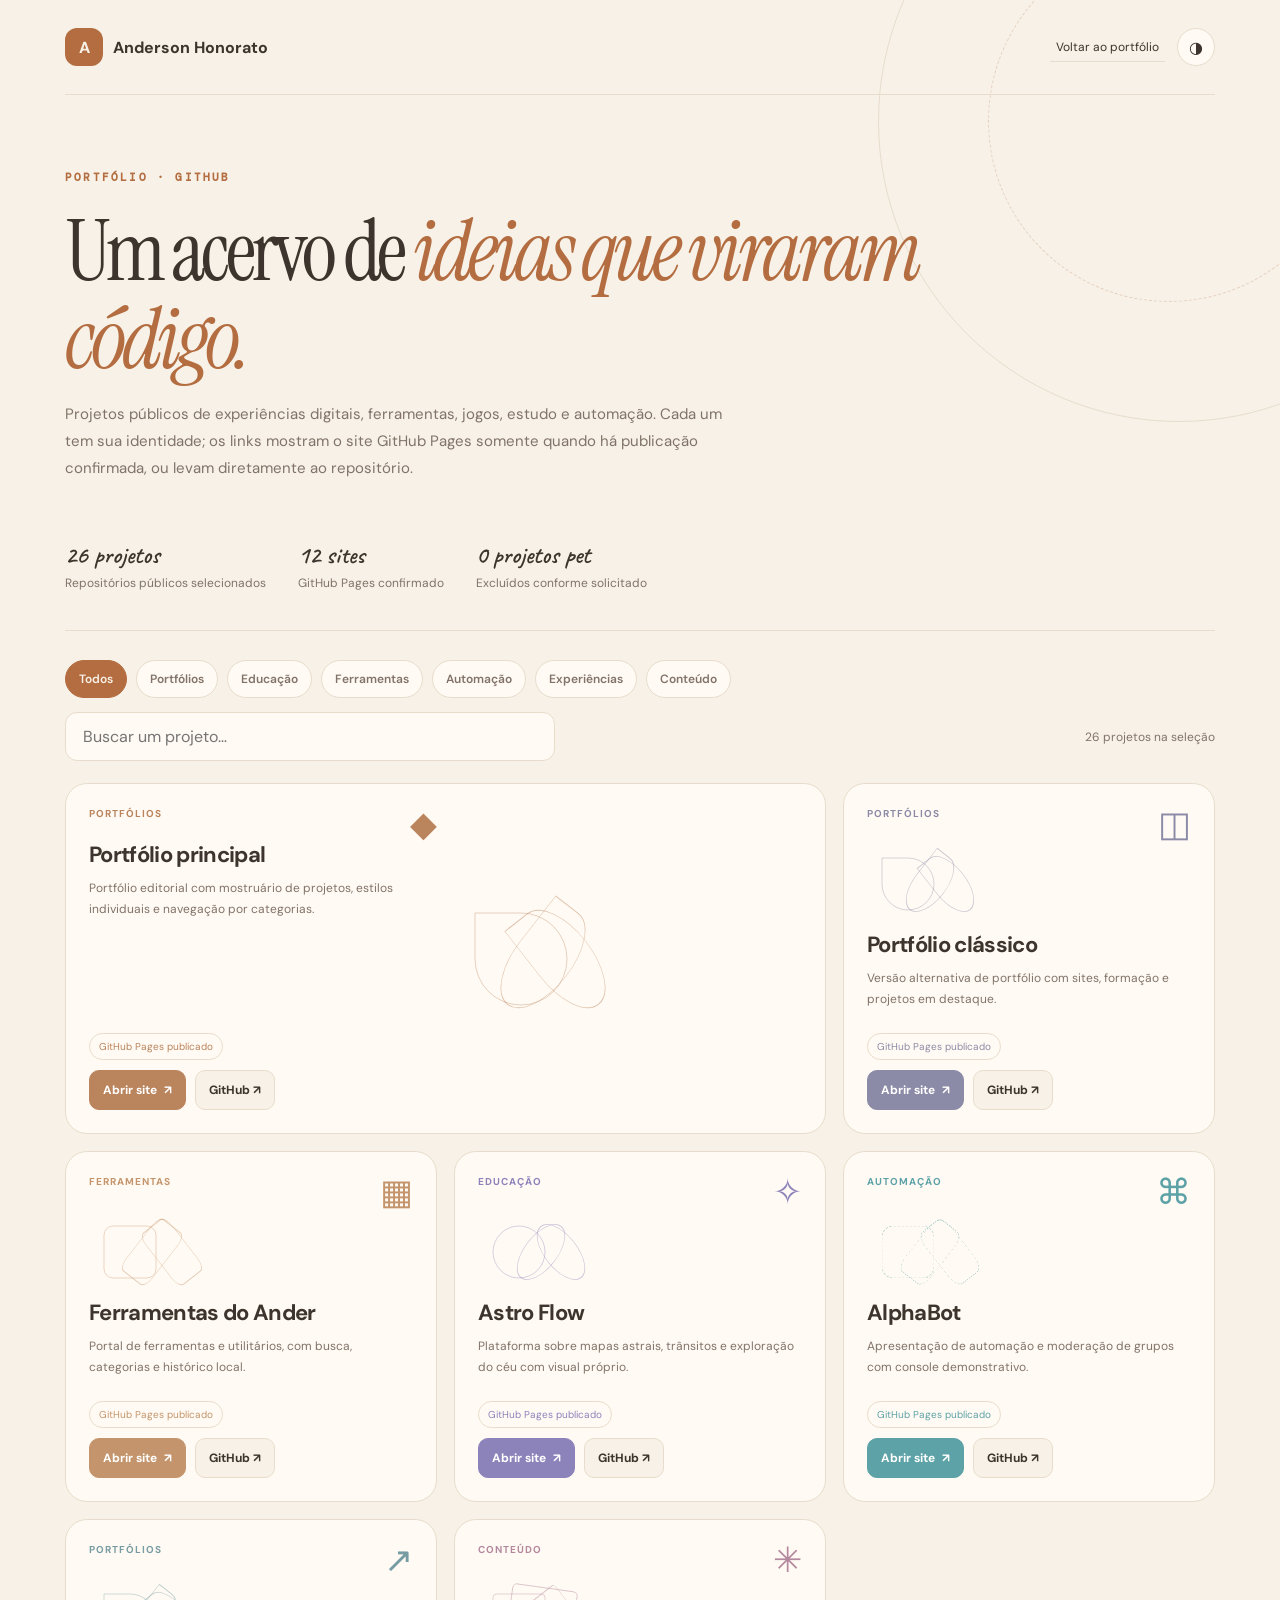
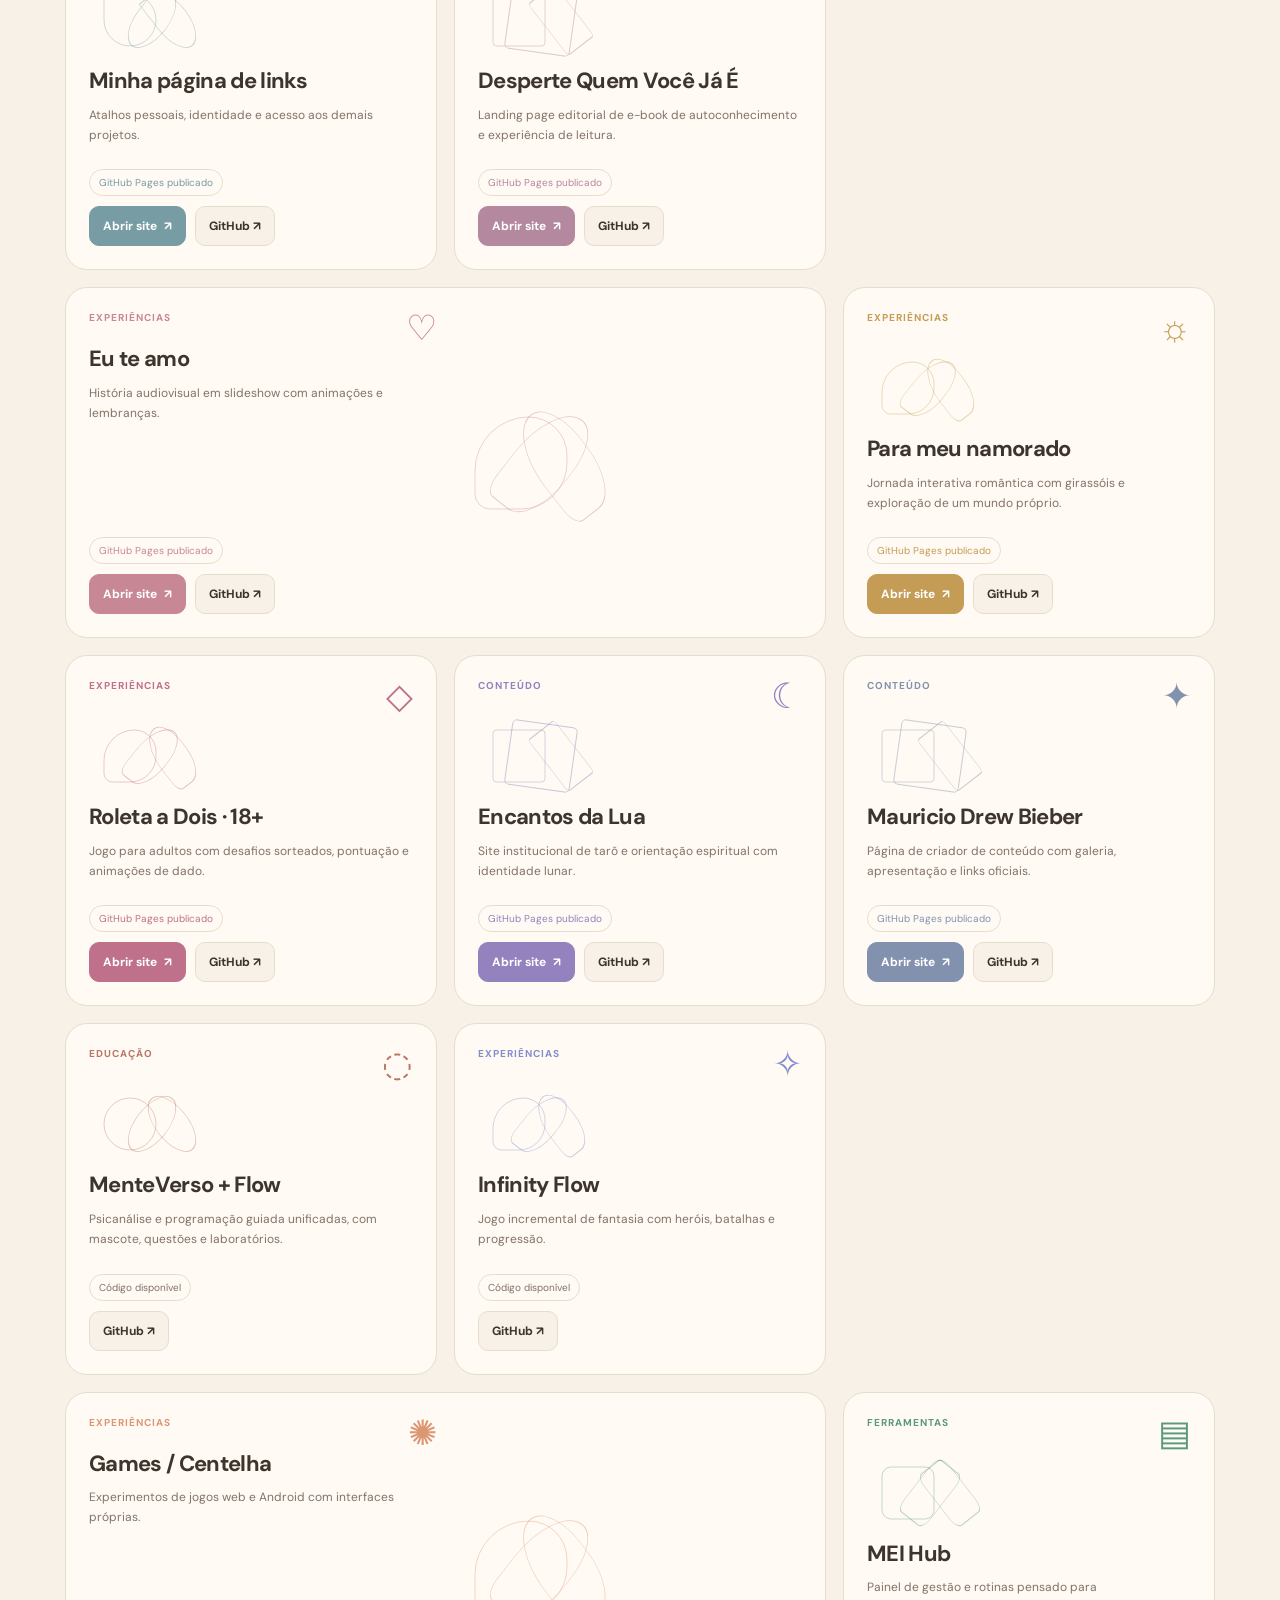
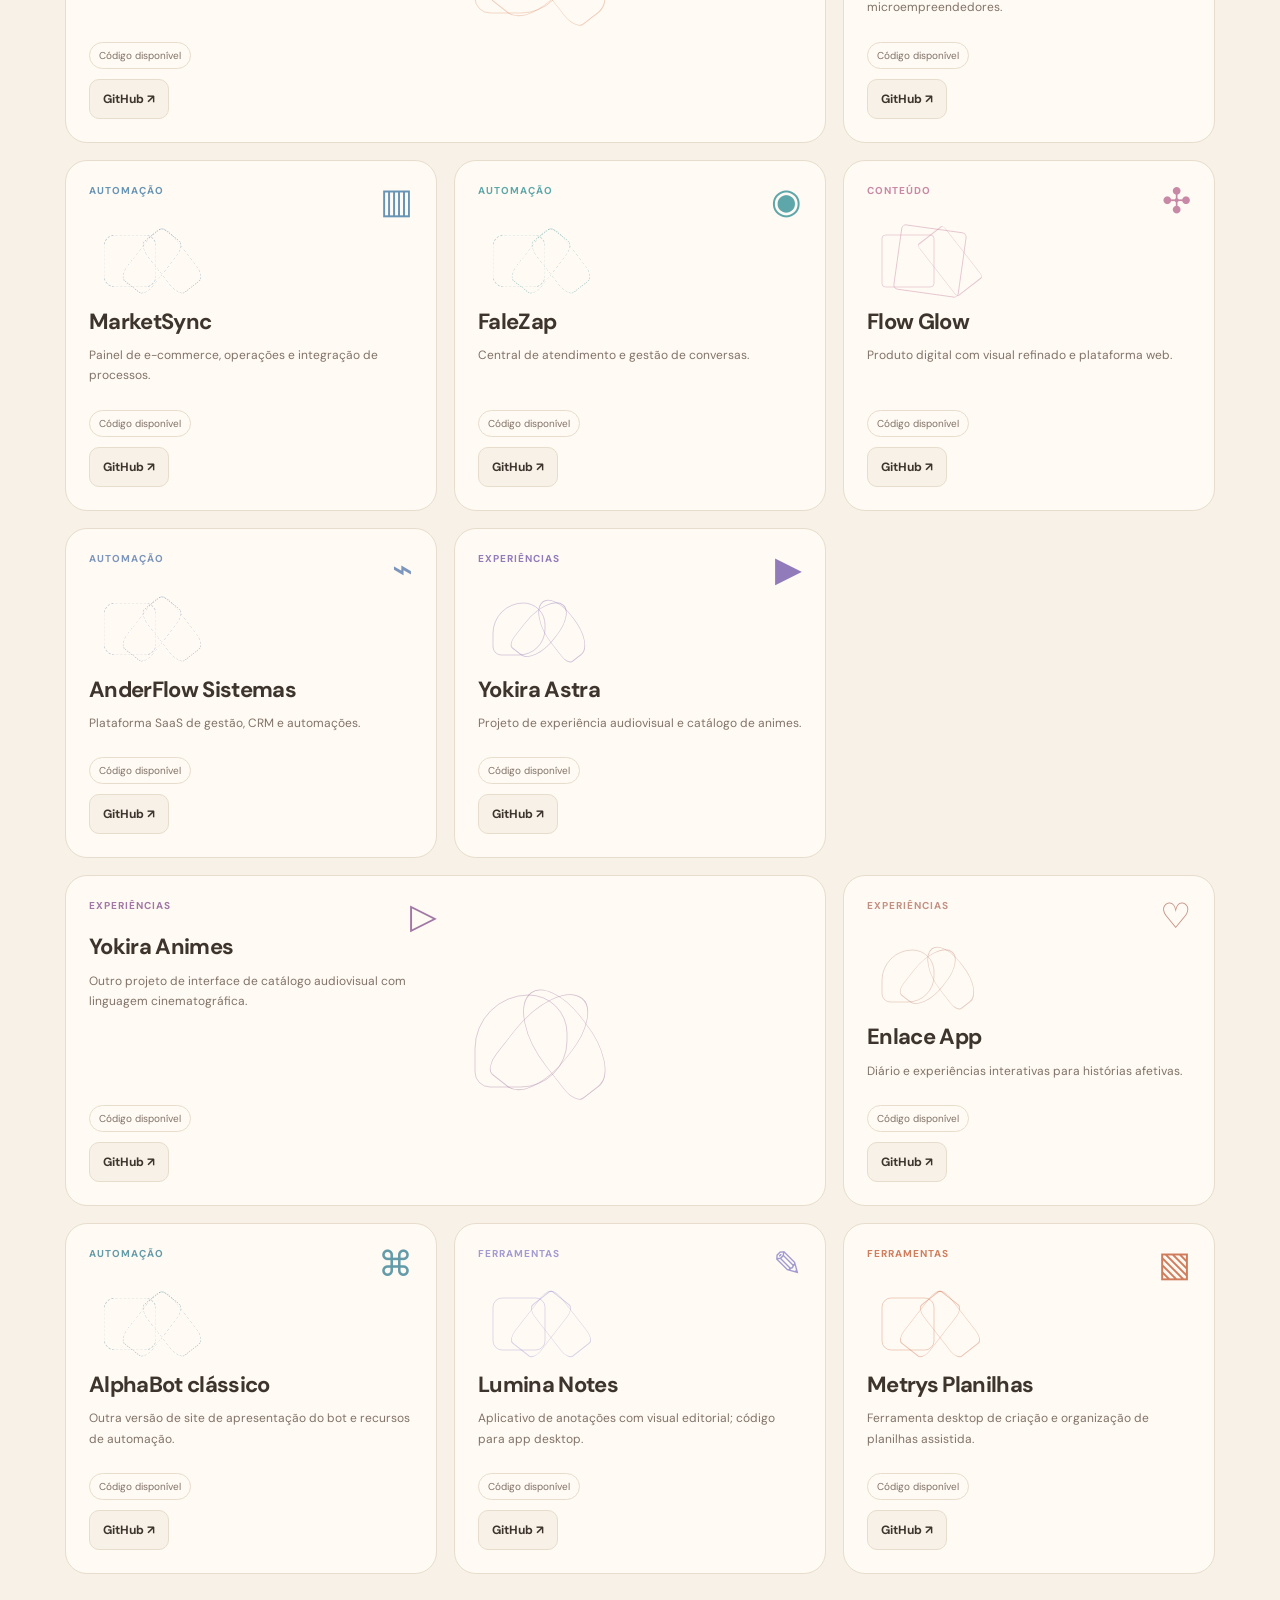
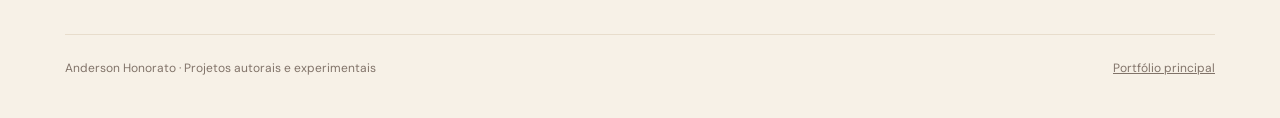
<file: projetos-git.html>
<!doctype html>
<html lang="pt-BR" data-tema="claro">
<head><meta charset="utf-8"><meta name="viewport" content="width=device-width,initial-scale=1"><meta name="theme-color" content="#f7f1e7">
<meta name="description" content="Catálogo dos projetos públicos de Anderson Honorato no GitHub, com links verificados para GitHub Pages quando disponíveis.">
<title>Todos os projetos · Anderson Honorato</title>
<link rel="preconnect" href="https://fonts.googleapis.com"><link rel="preconnect" href="https://fonts.gstatic.com" crossorigin>
<link href="https://fonts.googleapis.com/css2?family=DM+Sans:wght@400;500;600;700&family=DM+Mono:wght@400;500&family=Instrument+Serif:ital@0;1&family=Caveat:wght@600;700&display=swap" rel="stylesheet">
<style>:root{font-family:'DM Sans',Arial,sans-serif;--papel:#f7f1e7;--superficie:#fffaf3;--texto:#3c342d;--muted:#817369;--linha:#e8ddcc;--destaque:#b36d40;--sombra:0 15px 40px rgba(86,49,33,.08)}
html[data-tema="escuro"]{--papel:#272523;--superficie:#342f2b;--texto:#fbf1e6;--muted:#c9b9aa;--linha:#574c42;--destaque:#e6a47b;--sombra:0 15px 38px #0003}
*{box-sizing:border-box}html{scroll-behavior:smooth}body{margin:0;background:var(--papel);color:var(--texto)}button,input{font:inherit}button{cursor:pointer}a{color:inherit}a:focus-visible,button:focus-visible,input:focus-visible{outline:3px solid var(--destaque);outline-offset:3px}
.fundo{min-height:100vh;position:relative;overflow:hidden}.fundo::before{content:'';position:absolute;top:-180px;right:-200px;width:600px;height:600px;border:1px solid var(--linha);border-radius:50%;pointer-events:none}.fundo::after{content:'';position:absolute;top:-60px;right:-70px;width:360px;height:360px;border:1px dashed var(--destaque);border-radius:50%;opacity:.25;pointer-events:none}
.conteudo{width:min(1150px,calc(100% - 40px));margin:auto;position:relative;z-index:1}.cabecalho{display:flex;justify-content:space-between;align-items:center;gap:15px;padding:28px 0;border-bottom:1px solid var(--linha)}.marca{text-decoration:none;font-weight:700;display:flex;gap:10px;align-items:center;font-size:16px}.marca span{display:grid;place-items:center;width:38px;height:38px;border-radius:12px;background:var(--destaque);color:var(--papel)}.cabecalho-acoes{display:flex;gap:12px;align-items:center}.link-voltar{font-size:12px;text-decoration:none;border-bottom:1px solid var(--linha);padding:6px}.trocar-tema{border:1px solid var(--linha);border-radius:50%;background:var(--superficie);color:var(--texto);height:38px;width:38px}
.hero{padding:70px 0 36px;max-width:880px}.sobretitulo{color:var(--destaque);font:600 11px 'DM Mono',monospace;letter-spacing:.2em;text-transform:uppercase}.hero h1{font-size:clamp(43px,7vw,85px);letter-spacing:-.05em;line-height:1.03;font-weight:500;margin:22px 0 18px;font-family:'Instrument Serif',Georgia,serif}.hero h1 em{color:var(--destaque);font-weight:400}.hero p{color:var(--muted);font-size:15px;line-height:1.8;max-width:680px;margin:0}
.resumo{display:flex;gap:32px;flex-wrap:wrap;padding:21px 0 38px;border-bottom:1px solid var(--linha)}.resumo strong{font:600 25px 'Caveat',cursive;display:block}.resumo span{color:var(--muted);font-size:12px}.filtros{display:flex;align-items:center;gap:9px;flex-wrap:wrap;padding:29px 0 14px}.filtros button{padding:10px 13px;border:1px solid var(--linha);border-radius:100px;background:var(--superficie);color:var(--muted);font-size:12px;font-weight:600;transition:transform .2s,background .2s}.filtros button:hover{transform:translateY(-2px)}.filtros button[aria-pressed=true]{background:var(--destaque);color:var(--papel);border-color:var(--destaque)}.ferramentas{display:flex;justify-content:space-between;gap:15px;align-items:center;margin-bottom:22px}.ferramentas label{display:block;flex:1;max-width:490px}.ferramentas input{background:var(--superficie);color:var(--texto);width:100%;border:1px solid var(--linha);padding:13px 17px;border-radius:12px}.contagem{font-size:12px;color:var(--muted);white-space:nowrap}
.grade{display:grid;grid-template-columns:repeat(3,minmax(0,1fr));gap:17px;padding-bottom:60px}.projeto{position:relative;overflow:hidden;display:flex;flex-direction:column;padding:23px;border-radius:22px;background:var(--superficie);border:1px solid var(--linha);min-height:322px;transition:transform .3s,box-shadow .3s}.projeto:hover{transform:translateY(-5px);box-shadow:var(--sombra)}.projeto[hidden]{display:none!important}.topo-card{display:flex;align-items:start;justify-content:space-between;position:relative;z-index:1}.selo-grupo{font-size:10px;color:var(--cor);font-weight:700;text-transform:uppercase;letter-spacing:.1em}.icone-projeto{font:500 35px 'Instrument Serif',Georgia,serif;color:var(--cor);line-height:1}.grafismo{height:64px;margin:10px 0 16px;display:flex;align-items:center;position:relative}.grafismo i{position:absolute;display:block;width:66px;height:66px;border:1px solid var(--cor);border-radius:50%;opacity:.45;transition:transform .5s}.grafismo i:nth-child(1){left:8px;transform:scale(.8)}.grafismo i:nth-child(2){left:30px;transform:rotate(38deg) scaleX(.5)}.grafismo i:nth-child(3){left:50px;transform:rotate(-38deg) scaleX(.5)}.projeto:hover .grafismo i:nth-child(2){transform:rotate(60deg) scaleX(.6)}.projeto:hover .grafismo i:nth-child(3){transform:rotate(-60deg) scaleX(.6)}.grafismo-ferramentas i{border-radius:12px}.grafismo-automacao i{border-style:dashed;border-radius:15px}.grafismo-experiencias i{border-radius:70% 50% 60% 20%}.grafismo-conteudo i{border-radius:5px;transform:rotate(-12deg)}.grafismo-conteudo i:nth-child(2){transform:rotate(8deg)}.grafismo-portfolios i{border-radius:0 50% 50% 50%}
.projeto h2{font-size:22px;letter-spacing:-.03em;line-height:1.15;margin:0 0 11px}.projeto p{font-size:12px;color:var(--muted);line-height:1.7;margin:0 0 24px}.rodape-card{margin-top:auto}.situacao{font-size:10px;display:inline-block;padding:6px 9px;border-radius:20px;color:var(--muted);border:1px solid var(--linha);margin-bottom:10px}.situacao.publicado{color:var(--cor)}.links-card{display:flex;gap:9px;flex-wrap:wrap}.links-card a{font-size:12px;font-weight:700;padding:11px 13px;min-height:38px;text-decoration:none;border-radius:10px;border:1px solid var(--linha);transition:transform .2s;display:inline-flex;align-items:center;justify-content:center;gap:7px}.links-card a:hover{transform:translateY(-2px)}.botao-principal{color:white;background:var(--cor);border-color:var(--cor)!important}.botao-codigo{background:var(--papel);color:var(--texto)}
.rodape{padding:25px 0 42px;display:flex;gap:15px;justify-content:space-between;border-top:1px solid var(--linha);font-size:12px;color:var(--muted)}
@media(min-width:1000px){.projeto:nth-child(7n+1){grid-column:span 2;display:grid;grid-template-columns:1fr 1fr;grid-template-rows:auto auto 1fr auto;gap:0 18px}.projeto:nth-child(7n+1) .topo-card,.projeto:nth-child(7n+1) h2,.projeto:nth-child(7n+1) p,.projeto:nth-child(7n+1) .rodape-card{grid-column:1}.projeto:nth-child(7n+1) .grafismo{grid-column:2;grid-row:1/5;align-self:center;height:145px;margin:0}.projeto:nth-child(7n+1) .grafismo i{width:116px;height:116px}}
@media(max-width:900px){.grade{grid-template-columns:repeat(2,minmax(0,1fr))}}@media(max-width:600px){.conteudo{width:min(100% - 28px,1150px)}.grade{grid-template-columns:1fr}.hero{padding:50px 0 28px}.resumo{gap:18px}.ferramentas{align-items:stretch;flex-direction:column}.cabecalho-acoes{gap:7px}.link-voltar{font-size:11px}.projeto{min-height:290px}}@media(prefers-reduced-motion:reduce){*,*::before,*::after{scroll-behavior:auto!important;transition:none!important}}
</style></head>
<body><div class="fundo"><div class="conteudo">
<header class="cabecalho"><a class="marca" href="./index.html"><span aria-hidden="true">A</span> Anderson Honorato</a><div class="cabecalho-acoes"><a class="link-voltar" href="./index.html#projetos">Voltar ao portfólio</a><button type="button" class="trocar-tema" id="botao-tema" aria-label="Alternar tema claro e escuro" title="Alternar tema">◑</button></div></header>
<main>
<section class="hero"><span class="sobretitulo">Portfólio · GitHub</span><h1>Um acervo de <em>ideias que viraram código.</em></h1><p>Projetos públicos de experiências digitais, ferramentas, jogos, estudo e automação. Cada um tem sua identidade; os links mostram o site GitHub Pages somente quando há publicação confirmada, ou levam diretamente ao repositório.</p></section>
<div class="resumo" aria-label="Resumo do catálogo"><div><strong>26 projetos</strong><span>Repositórios públicos selecionados</span></div><div><strong>12 sites</strong><span>GitHub Pages confirmado</span></div><div><strong>0 projetos pet</strong><span>Excluídos conforme solicitado</span></div></div>
<nav class="filtros" aria-label="Filtrar categorias"><button type="button" data-filtrar="todos" aria-pressed="true">Todos</button><button type="button" data-filtrar="portfolios" aria-pressed="false">Portfólios</button><button type="button" data-filtrar="educacao" aria-pressed="false">Educação</button><button type="button" data-filtrar="ferramentas" aria-pressed="false">Ferramentas</button><button type="button" data-filtrar="automacao" aria-pressed="false">Automação</button><button type="button" data-filtrar="experiencias" aria-pressed="false">Experiências</button><button type="button" data-filtrar="conteudo" aria-pressed="false">Conteúdo</button></nav>
<div class="ferramentas"><label><input type="search" id="buscar-projetos" placeholder="Buscar um projeto…" aria-label="Buscar projetos por nome ou descrição"></label><span class="contagem" id="contador" role="status">26 projetos na seleção</span></div>
<section class="grade" id="grade" aria-label="Lista de projetos"><article class="projeto" data-grupo="portfolios" style="--cor:#ba845d" aria-labelledby="titulo-0">
  <div class="topo-card"><span class="selo-grupo">Portfólios</span><span class="icone-projeto" aria-hidden="true">◆</span></div>
  <div class="grafismo grafismo-portfolios" aria-hidden="true"><i></i><i></i><i></i></div>
  <h2 id="titulo-0">Portfólio principal</h2>
  <p>Portfólio editorial com mostruário de projetos, estilos individuais e navegação por categorias.</p>
  <div class="rodape-card"><span class="situacao publicado">GitHub Pages publicado</span>
    <div class="links-card"><a href="https://anderhonorato.github.io/portfolio-do-ander/" target="_blank" rel="noopener noreferrer" class="botao-principal" aria-label="Abrir site Portfólio principal no GitHub Pages">Abrir site <span aria-hidden="true">↗</span></a><a href="https://github.com/AnderHonorato/portfolio-do-ander" target="_blank" rel="noopener noreferrer" class="botao-codigo">GitHub ↗</a></div>
  </div>
</article>
<article class="projeto" data-grupo="portfolios" style="--cor:#8c8ba7" aria-labelledby="titulo-1">
  <div class="topo-card"><span class="selo-grupo">Portfólios</span><span class="icone-projeto" aria-hidden="true">◫</span></div>
  <div class="grafismo grafismo-portfolios" aria-hidden="true"><i></i><i></i><i></i></div>
  <h2 id="titulo-1">Portfólio clássico</h2>
  <p>Versão alternativa de portfólio com sites, formação e projetos em destaque.</p>
  <div class="rodape-card"><span class="situacao publicado">GitHub Pages publicado</span>
    <div class="links-card"><a href="https://anderhonorato.github.io/meu-portfolio/" target="_blank" rel="noopener noreferrer" class="botao-principal" aria-label="Abrir site Portfólio clássico no GitHub Pages">Abrir site <span aria-hidden="true">↗</span></a><a href="https://github.com/AnderHonorato/meu-portfolio" target="_blank" rel="noopener noreferrer" class="botao-codigo">GitHub ↗</a></div>
  </div>
</article>
<article class="projeto" data-grupo="ferramentas" style="--cor:#c4956c" aria-labelledby="titulo-2">
  <div class="topo-card"><span class="selo-grupo">Ferramentas</span><span class="icone-projeto" aria-hidden="true">▦</span></div>
  <div class="grafismo grafismo-ferramentas" aria-hidden="true"><i></i><i></i><i></i></div>
  <h2 id="titulo-2">Ferramentas do Ander</h2>
  <p>Portal de ferramentas e utilitários, com busca, categorias e histórico local.</p>
  <div class="rodape-card"><span class="situacao publicado">GitHub Pages publicado</span>
    <div class="links-card"><a href="https://anderhonorato.github.io/Site-de-Renda-Passiva/portal/" target="_blank" rel="noopener noreferrer" class="botao-principal" aria-label="Abrir site Ferramentas do Ander no GitHub Pages">Abrir site <span aria-hidden="true">↗</span></a><a href="https://github.com/AnderHonorato/Site-de-Renda-Passiva" target="_blank" rel="noopener noreferrer" class="botao-codigo">GitHub ↗</a></div>
  </div>
</article>
<article class="projeto" data-grupo="educacao" style="--cor:#8d83bb" aria-labelledby="titulo-3">
  <div class="topo-card"><span class="selo-grupo">Educação</span><span class="icone-projeto" aria-hidden="true">✧</span></div>
  <div class="grafismo grafismo-educacao" aria-hidden="true"><i></i><i></i><i></i></div>
  <h2 id="titulo-3">Astro Flow</h2>
  <p>Plataforma sobre mapas astrais, trânsitos e exploração do céu com visual próprio.</p>
  <div class="rodape-card"><span class="situacao publicado">GitHub Pages publicado</span>
    <div class="links-card"><a href="https://anderhonorato.github.io/Astro-Flow/" target="_blank" rel="noopener noreferrer" class="botao-principal" aria-label="Abrir site Astro Flow no GitHub Pages">Abrir site <span aria-hidden="true">↗</span></a><a href="https://github.com/AnderHonorato/Astro-Flow" target="_blank" rel="noopener noreferrer" class="botao-codigo">GitHub ↗</a></div>
  </div>
</article>
<article class="projeto" data-grupo="automacao" style="--cor:#5da2a7" aria-labelledby="titulo-4">
  <div class="topo-card"><span class="selo-grupo">Automação</span><span class="icone-projeto" aria-hidden="true">⌘</span></div>
  <div class="grafismo grafismo-automacao" aria-hidden="true"><i></i><i></i><i></i></div>
  <h2 id="titulo-4">AlphaBot</h2>
  <p>Apresentação de automação e moderação de grupos com console demonstrativo.</p>
  <div class="rodape-card"><span class="situacao publicado">GitHub Pages publicado</span>
    <div class="links-card"><a href="https://anderhonorato.github.io/alphabotsite1/" target="_blank" rel="noopener noreferrer" class="botao-principal" aria-label="Abrir site AlphaBot no GitHub Pages">Abrir site <span aria-hidden="true">↗</span></a><a href="https://github.com/AnderHonorato/alphabotsite1" target="_blank" rel="noopener noreferrer" class="botao-codigo">GitHub ↗</a></div>
  </div>
</article>
<article class="projeto" data-grupo="portfolios" style="--cor:#789ca3" aria-labelledby="titulo-5">
  <div class="topo-card"><span class="selo-grupo">Portfólios</span><span class="icone-projeto" aria-hidden="true">↗</span></div>
  <div class="grafismo grafismo-portfolios" aria-hidden="true"><i></i><i></i><i></i></div>
  <h2 id="titulo-5">Minha página de links</h2>
  <p>Atalhos pessoais, identidade e acesso aos demais projetos.</p>
  <div class="rodape-card"><span class="situacao publicado">GitHub Pages publicado</span>
    <div class="links-card"><a href="https://anderhonorato.github.io/links/" target="_blank" rel="noopener noreferrer" class="botao-principal" aria-label="Abrir site Minha página de links no GitHub Pages">Abrir site <span aria-hidden="true">↗</span></a><a href="https://github.com/AnderHonorato/links" target="_blank" rel="noopener noreferrer" class="botao-codigo">GitHub ↗</a></div>
  </div>
</article>
<article class="projeto" data-grupo="conteudo" style="--cor:#b4889e" aria-labelledby="titulo-6">
  <div class="topo-card"><span class="selo-grupo">Conteúdo</span><span class="icone-projeto" aria-hidden="true">✳</span></div>
  <div class="grafismo grafismo-conteudo" aria-hidden="true"><i></i><i></i><i></i></div>
  <h2 id="titulo-6">Desperte Quem Você Já É</h2>
  <p>Landing page editorial de e-book de autoconhecimento e experiência de leitura.</p>
  <div class="rodape-card"><span class="situacao publicado">GitHub Pages publicado</span>
    <div class="links-card"><a href="https://anderhonorato.github.io/Desperte-Quem-voc-j-/" target="_blank" rel="noopener noreferrer" class="botao-principal" aria-label="Abrir site Desperte Quem Você Já É no GitHub Pages">Abrir site <span aria-hidden="true">↗</span></a><a href="https://github.com/AnderHonorato/Desperte-Quem-voc-j-" target="_blank" rel="noopener noreferrer" class="botao-codigo">GitHub ↗</a></div>
  </div>
</article>
<article class="projeto" data-grupo="experiencias" style="--cor:#c88795" aria-labelledby="titulo-7">
  <div class="topo-card"><span class="selo-grupo">Experiências</span><span class="icone-projeto" aria-hidden="true">♡</span></div>
  <div class="grafismo grafismo-experiencias" aria-hidden="true"><i></i><i></i><i></i></div>
  <h2 id="titulo-7">Eu te amo</h2>
  <p>História audiovisual em slideshow com animações e lembranças.</p>
  <div class="rodape-card"><span class="situacao publicado">GitHub Pages publicado</span>
    <div class="links-card"><a href="https://anderhonorato.github.io/eu-te-amo-/" target="_blank" rel="noopener noreferrer" class="botao-principal" aria-label="Abrir site Eu te amo no GitHub Pages">Abrir site <span aria-hidden="true">↗</span></a><a href="https://github.com/AnderHonorato/eu-te-amo-" target="_blank" rel="noopener noreferrer" class="botao-codigo">GitHub ↗</a></div>
  </div>
</article>
<article class="projeto" data-grupo="experiencias" style="--cor:#c59c55" aria-labelledby="titulo-8">
  <div class="topo-card"><span class="selo-grupo">Experiências</span><span class="icone-projeto" aria-hidden="true">☼</span></div>
  <div class="grafismo grafismo-experiencias" aria-hidden="true"><i></i><i></i><i></i></div>
  <h2 id="titulo-8">Para meu namorado</h2>
  <p>Jornada interativa romântica com girassóis e exploração de um mundo próprio.</p>
  <div class="rodape-card"><span class="situacao publicado">GitHub Pages publicado</span>
    <div class="links-card"><a href="https://anderhonorato.github.io/Para-meu-Namorado-/" target="_blank" rel="noopener noreferrer" class="botao-principal" aria-label="Abrir site Para meu namorado no GitHub Pages">Abrir site <span aria-hidden="true">↗</span></a><a href="https://github.com/AnderHonorato/Para-meu-Namorado-" target="_blank" rel="noopener noreferrer" class="botao-codigo">GitHub ↗</a></div>
  </div>
</article>
<article class="projeto" data-grupo="experiencias" style="--cor:#bf718b" aria-labelledby="titulo-9">
  <div class="topo-card"><span class="selo-grupo">Experiências</span><span class="icone-projeto" aria-hidden="true">◇</span></div>
  <div class="grafismo grafismo-experiencias" aria-hidden="true"><i></i><i></i><i></i></div>
  <h2 id="titulo-9">Roleta a Dois · 18+</h2>
  <p>Jogo para adultos com desafios sorteados, pontuação e animações de dado.</p>
  <div class="rodape-card"><span class="situacao publicado">GitHub Pages publicado</span>
    <div class="links-card"><a href="https://anderhonorato.github.io/Roleta-a-Dois-/" target="_blank" rel="noopener noreferrer" class="botao-principal" aria-label="Abrir site Roleta a Dois · 18+ no GitHub Pages">Abrir site <span aria-hidden="true">↗</span></a><a href="https://github.com/AnderHonorato/Roleta-a-Dois-" target="_blank" rel="noopener noreferrer" class="botao-codigo">GitHub ↗</a></div>
  </div>
</article>
<article class="projeto" data-grupo="conteudo" style="--cor:#9482bf" aria-labelledby="titulo-10">
  <div class="topo-card"><span class="selo-grupo">Conteúdo</span><span class="icone-projeto" aria-hidden="true">☾</span></div>
  <div class="grafismo grafismo-conteudo" aria-hidden="true"><i></i><i></i><i></i></div>
  <h2 id="titulo-10">Encantos da Lua</h2>
  <p>Site institucional de tarô e orientação espiritual com identidade lunar.</p>
  <div class="rodape-card"><span class="situacao publicado">GitHub Pages publicado</span>
    <div class="links-card"><a href="https://anderhonorato.github.io/encantos-da-lua/" target="_blank" rel="noopener noreferrer" class="botao-principal" aria-label="Abrir site Encantos da Lua no GitHub Pages">Abrir site <span aria-hidden="true">↗</span></a><a href="https://github.com/AnderHonorato/encantos-da-lua" target="_blank" rel="noopener noreferrer" class="botao-codigo">GitHub ↗</a></div>
  </div>
</article>
<article class="projeto" data-grupo="conteudo" style="--cor:#8292ae" aria-labelledby="titulo-11">
  <div class="topo-card"><span class="selo-grupo">Conteúdo</span><span class="icone-projeto" aria-hidden="true">✦</span></div>
  <div class="grafismo grafismo-conteudo" aria-hidden="true"><i></i><i></i><i></i></div>
  <h2 id="titulo-11">Mauricio Drew Bieber</h2>
  <p>Página de criador de conteúdo com galeria, apresentação e links oficiais.</p>
  <div class="rodape-card"><span class="situacao publicado">GitHub Pages publicado</span>
    <div class="links-card"><a href="https://anderhonorato.github.io/mauriciodrewbieber.space/" target="_blank" rel="noopener noreferrer" class="botao-principal" aria-label="Abrir site Mauricio Drew Bieber no GitHub Pages">Abrir site <span aria-hidden="true">↗</span></a><a href="https://github.com/AnderHonorato/mauriciodrewbieber.space" target="_blank" rel="noopener noreferrer" class="botao-codigo">GitHub ↗</a></div>
  </div>
</article>
<article class="projeto" data-grupo="educacao" style="--cor:#b67765" aria-labelledby="titulo-12">
  <div class="topo-card"><span class="selo-grupo">Educação</span><span class="icone-projeto" aria-hidden="true">◌</span></div>
  <div class="grafismo grafismo-educacao" aria-hidden="true"><i></i><i></i><i></i></div>
  <h2 id="titulo-12">MenteVerso + Flow</h2>
  <p>Psicanálise e programação guiada unificadas, com mascote, questões e laboratórios.</p>
  <div class="rodape-card"><span class="situacao codigo">Código disponível</span>
    <div class="links-card"><a href="https://github.com/AnderHonorato/mente-verso" target="_blank" rel="noopener noreferrer" class="botao-codigo">GitHub ↗</a></div>
  </div>
</article>
<article class="projeto" data-grupo="experiencias" style="--cor:#818dcc" aria-labelledby="titulo-13">
  <div class="topo-card"><span class="selo-grupo">Experiências</span><span class="icone-projeto" aria-hidden="true">✧</span></div>
  <div class="grafismo grafismo-experiencias" aria-hidden="true"><i></i><i></i><i></i></div>
  <h2 id="titulo-13">Infinity Flow</h2>
  <p>Jogo incremental de fantasia com heróis, batalhas e progressão.</p>
  <div class="rodape-card"><span class="situacao codigo">Código disponível</span>
    <div class="links-card"><a href="https://github.com/AnderHonorato/infinity-flow" target="_blank" rel="noopener noreferrer" class="botao-codigo">GitHub ↗</a></div>
  </div>
</article>
<article class="projeto" data-grupo="experiencias" style="--cor:#db9672" aria-labelledby="titulo-14">
  <div class="topo-card"><span class="selo-grupo">Experiências</span><span class="icone-projeto" aria-hidden="true">✺</span></div>
  <div class="grafismo grafismo-experiencias" aria-hidden="true"><i></i><i></i><i></i></div>
  <h2 id="titulo-14">Games / Centelha</h2>
  <p>Experimentos de jogos web e Android com interfaces próprias.</p>
  <div class="rodape-card"><span class="situacao codigo">Código disponível</span>
    <div class="links-card"><a href="https://github.com/AnderHonorato/Games" target="_blank" rel="noopener noreferrer" class="botao-codigo">GitHub ↗</a></div>
  </div>
</article>
<article class="projeto" data-grupo="ferramentas" style="--cor:#5b997b" aria-labelledby="titulo-15">
  <div class="topo-card"><span class="selo-grupo">Ferramentas</span><span class="icone-projeto" aria-hidden="true">▤</span></div>
  <div class="grafismo grafismo-ferramentas" aria-hidden="true"><i></i><i></i><i></i></div>
  <h2 id="titulo-15">MEI Hub</h2>
  <p>Painel de gestão e rotinas pensado para microempreendedores.</p>
  <div class="rodape-card"><span class="situacao codigo">Código disponível</span>
    <div class="links-card"><a href="https://github.com/AnderHonorato/MEI-Hub-site" target="_blank" rel="noopener noreferrer" class="botao-codigo">GitHub ↗</a></div>
  </div>
</article>
<article class="projeto" data-grupo="automacao" style="--cor:#6894b6" aria-labelledby="titulo-16">
  <div class="topo-card"><span class="selo-grupo">Automação</span><span class="icone-projeto" aria-hidden="true">▥</span></div>
  <div class="grafismo grafismo-automacao" aria-hidden="true"><i></i><i></i><i></i></div>
  <h2 id="titulo-16">MarketSync</h2>
  <p>Painel de e-commerce, operações e integração de processos.</p>
  <div class="rodape-card"><span class="situacao codigo">Código disponível</span>
    <div class="links-card"><a href="https://github.com/AnderHonorato/MarketSync-by-Ander-Flow" target="_blank" rel="noopener noreferrer" class="botao-codigo">GitHub ↗</a></div>
  </div>
</article>
<article class="projeto" data-grupo="automacao" style="--cor:#5da7aa" aria-labelledby="titulo-17">
  <div class="topo-card"><span class="selo-grupo">Automação</span><span class="icone-projeto" aria-hidden="true">◉</span></div>
  <div class="grafismo grafismo-automacao" aria-hidden="true"><i></i><i></i><i></i></div>
  <h2 id="titulo-17">FaleZap</h2>
  <p>Central de atendimento e gestão de conversas.</p>
  <div class="rodape-card"><span class="situacao codigo">Código disponível</span>
    <div class="links-card"><a href="https://github.com/AnderHonorato/falezapNovo" target="_blank" rel="noopener noreferrer" class="botao-codigo">GitHub ↗</a></div>
  </div>
</article>
<article class="projeto" data-grupo="conteudo" style="--cor:#c889a6" aria-labelledby="titulo-18">
  <div class="topo-card"><span class="selo-grupo">Conteúdo</span><span class="icone-projeto" aria-hidden="true">✣</span></div>
  <div class="grafismo grafismo-conteudo" aria-hidden="true"><i></i><i></i><i></i></div>
  <h2 id="titulo-18">Flow Glow</h2>
  <p>Produto digital com visual refinado e plataforma web.</p>
  <div class="rodape-card"><span class="situacao codigo">Código disponível</span>
    <div class="links-card"><a href="https://github.com/AnderHonorato/Flow-Glow" target="_blank" rel="noopener noreferrer" class="botao-codigo">GitHub ↗</a></div>
  </div>
</article>
<article class="projeto" data-grupo="automacao" style="--cor:#7b95bd" aria-labelledby="titulo-19">
  <div class="topo-card"><span class="selo-grupo">Automação</span><span class="icone-projeto" aria-hidden="true">⌁</span></div>
  <div class="grafismo grafismo-automacao" aria-hidden="true"><i></i><i></i><i></i></div>
  <h2 id="titulo-19">AnderFlow Sistemas</h2>
  <p>Plataforma SaaS de gestão, CRM e automações.</p>
  <div class="rodape-card"><span class="situacao codigo">Código disponível</span>
    <div class="links-card"><a href="https://github.com/AnderHonorato/AnderFlow" target="_blank" rel="noopener noreferrer" class="botao-codigo">GitHub ↗</a></div>
  </div>
</article>
<article class="projeto" data-grupo="experiencias" style="--cor:#927bbb" aria-labelledby="titulo-20">
  <div class="topo-card"><span class="selo-grupo">Experiências</span><span class="icone-projeto" aria-hidden="true">▶</span></div>
  <div class="grafismo grafismo-experiencias" aria-hidden="true"><i></i><i></i><i></i></div>
  <h2 id="titulo-20">Yokira Astra</h2>
  <p>Projeto de experiência audiovisual e catálogo de animes.</p>
  <div class="rodape-card"><span class="situacao codigo">Código disponível</span>
    <div class="links-card"><a href="https://github.com/AnderHonorato/Yokira-Astra" target="_blank" rel="noopener noreferrer" class="botao-codigo">GitHub ↗</a></div>
  </div>
</article>
<article class="projeto" data-grupo="experiencias" style="--cor:#a177a5" aria-labelledby="titulo-21">
  <div class="topo-card"><span class="selo-grupo">Experiências</span><span class="icone-projeto" aria-hidden="true">▷</span></div>
  <div class="grafismo grafismo-experiencias" aria-hidden="true"><i></i><i></i><i></i></div>
  <h2 id="titulo-21">Yokira Animes</h2>
  <p>Outro projeto de interface de catálogo audiovisual com linguagem cinematográfica.</p>
  <div class="rodape-card"><span class="situacao codigo">Código disponível</span>
    <div class="links-card"><a href="https://github.com/AnderHonorato/yokira-animees" target="_blank" rel="noopener noreferrer" class="botao-codigo">GitHub ↗</a></div>
  </div>
</article>
<article class="projeto" data-grupo="experiencias" style="--cor:#c39183" aria-labelledby="titulo-22">
  <div class="topo-card"><span class="selo-grupo">Experiências</span><span class="icone-projeto" aria-hidden="true">♡</span></div>
  <div class="grafismo grafismo-experiencias" aria-hidden="true"><i></i><i></i><i></i></div>
  <h2 id="titulo-22">Enlace App</h2>
  <p>Diário e experiências interativas para histórias afetivas.</p>
  <div class="rodape-card"><span class="situacao codigo">Código disponível</span>
    <div class="links-card"><a href="https://github.com/AnderHonorato/enlace-app" target="_blank" rel="noopener noreferrer" class="botao-codigo">GitHub ↗</a></div>
  </div>
</article>
<article class="projeto" data-grupo="automacao" style="--cor:#639ba9" aria-labelledby="titulo-23">
  <div class="topo-card"><span class="selo-grupo">Automação</span><span class="icone-projeto" aria-hidden="true">⌘</span></div>
  <div class="grafismo grafismo-automacao" aria-hidden="true"><i></i><i></i><i></i></div>
  <h2 id="titulo-23">AlphaBot clássico</h2>
  <p>Outra versão de site de apresentação do bot e recursos de automação.</p>
  <div class="rodape-card"><span class="situacao codigo">Código disponível</span>
    <div class="links-card"><a href="https://github.com/AnderHonorato/alphabotsite" target="_blank" rel="noopener noreferrer" class="botao-codigo">GitHub ↗</a></div>
  </div>
</article>
<article class="projeto" data-grupo="ferramentas" style="--cor:#a29bd2" aria-labelledby="titulo-24">
  <div class="topo-card"><span class="selo-grupo">Ferramentas</span><span class="icone-projeto" aria-hidden="true">✎</span></div>
  <div class="grafismo grafismo-ferramentas" aria-hidden="true"><i></i><i></i><i></i></div>
  <h2 id="titulo-24">Lumina Notes</h2>
  <p>Aplicativo de anotações com visual editorial; código para app desktop.</p>
  <div class="rodape-card"><span class="situacao codigo">Código disponível</span>
    <div class="links-card"><a href="https://github.com/AnderHonorato/lumina" target="_blank" rel="noopener noreferrer" class="botao-codigo">GitHub ↗</a></div>
  </div>
</article>
<article class="projeto" data-grupo="ferramentas" style="--cor:#d07d5d" aria-labelledby="titulo-25">
  <div class="topo-card"><span class="selo-grupo">Ferramentas</span><span class="icone-projeto" aria-hidden="true">▧</span></div>
  <div class="grafismo grafismo-ferramentas" aria-hidden="true"><i></i><i></i><i></i></div>
  <h2 id="titulo-25">Metrys Planilhas</h2>
  <p>Ferramenta desktop de criação e organização de planilhas assistida.</p>
  <div class="rodape-card"><span class="situacao codigo">Código disponível</span>
    <div class="links-card"><a href="https://github.com/AnderHonorato/Metrys---Gerador-de-Planilhas" target="_blank" rel="noopener noreferrer" class="botao-codigo">GitHub ↗</a></div>
  </div>
</article></section>
</main><footer class="rodape"><span>Anderson Honorato · Projetos autorais e experimentais</span><a href="./index.html">Portfólio principal</a></footer></div></div>
<script>
(() => {
  const html=document.documentElement;
  const botao=document.getElementById('botao-tema');
  const anterior=localStorage.getItem('portfolio-theme');
  if (anterior === 'dark') html.dataset.tema='escuro';
  botao.addEventListener('click',() => {
    html.dataset.tema=html.dataset.tema==='escuro'?'claro':'escuro';
    localStorage.setItem('portfolio-theme',html.dataset.tema==='escuro'?'dark':'light');
  });
  const filtros=[...document.querySelectorAll('[data-filtrar]')];
  const cartoes=[...document.querySelectorAll('.projeto')];
  const busca=document.getElementById('buscar-projetos');
  const contador=document.getElementById('contador');
  let categoria='todos';
  function atualizar() {
    const texto=busca.value.trim().toLocaleLowerCase('pt-BR');
    let total=0;
    cartoes.forEach(card => {
      const visivel=(categoria==='todos'||card.dataset.grupo===categoria) && card.textContent.toLocaleLowerCase('pt-BR').includes(texto);
      card.hidden=!visivel;
      if(visivel) total++;
    });
    contador.textContent=total+(total===1?' projeto na seleção':' projetos na seleção');
    filtros.forEach(btn => btn.setAttribute('aria-pressed',String(btn.dataset.filtrar===categoria)));
  }
  filtros.forEach(btn => btn.addEventListener('click',()=>{categoria=btn.dataset.filtrar;atualizar()}));
  busca.addEventListener('input',atualizar);
})();
</script></body></html>
</file>
